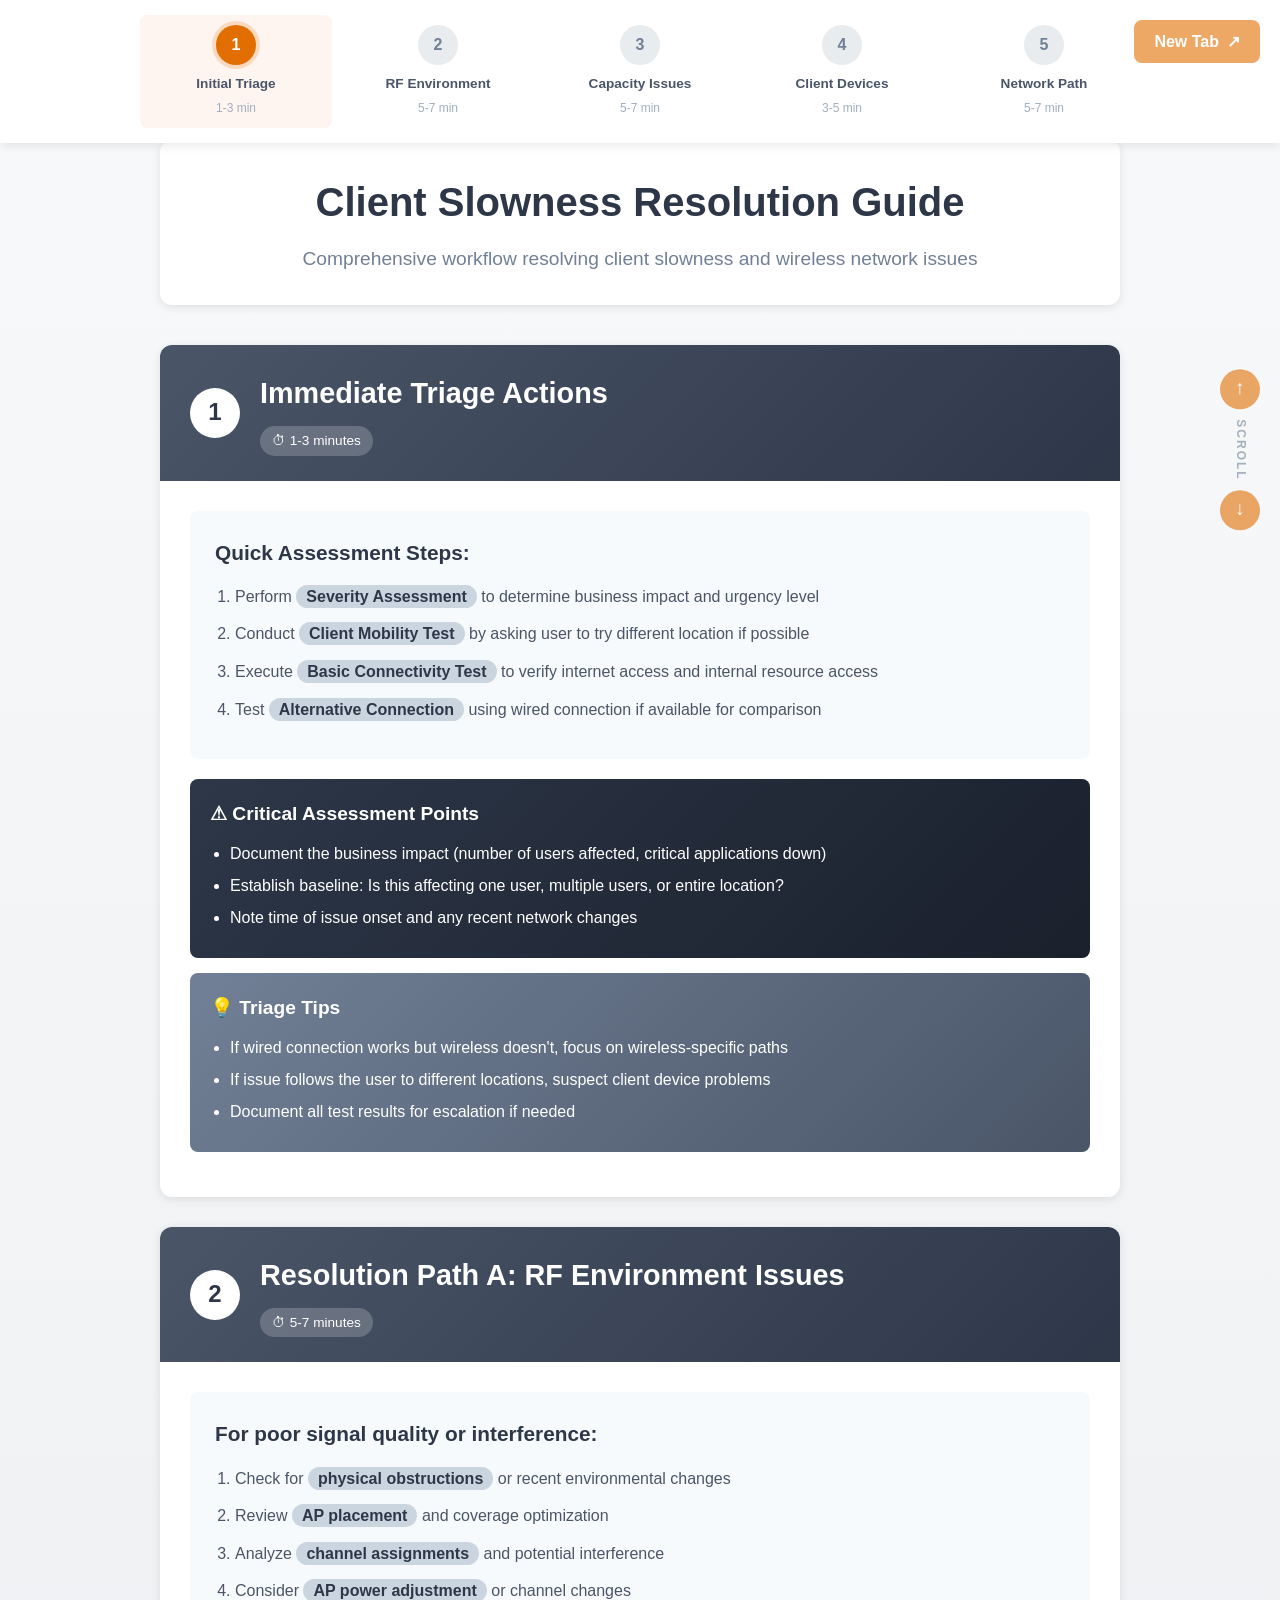
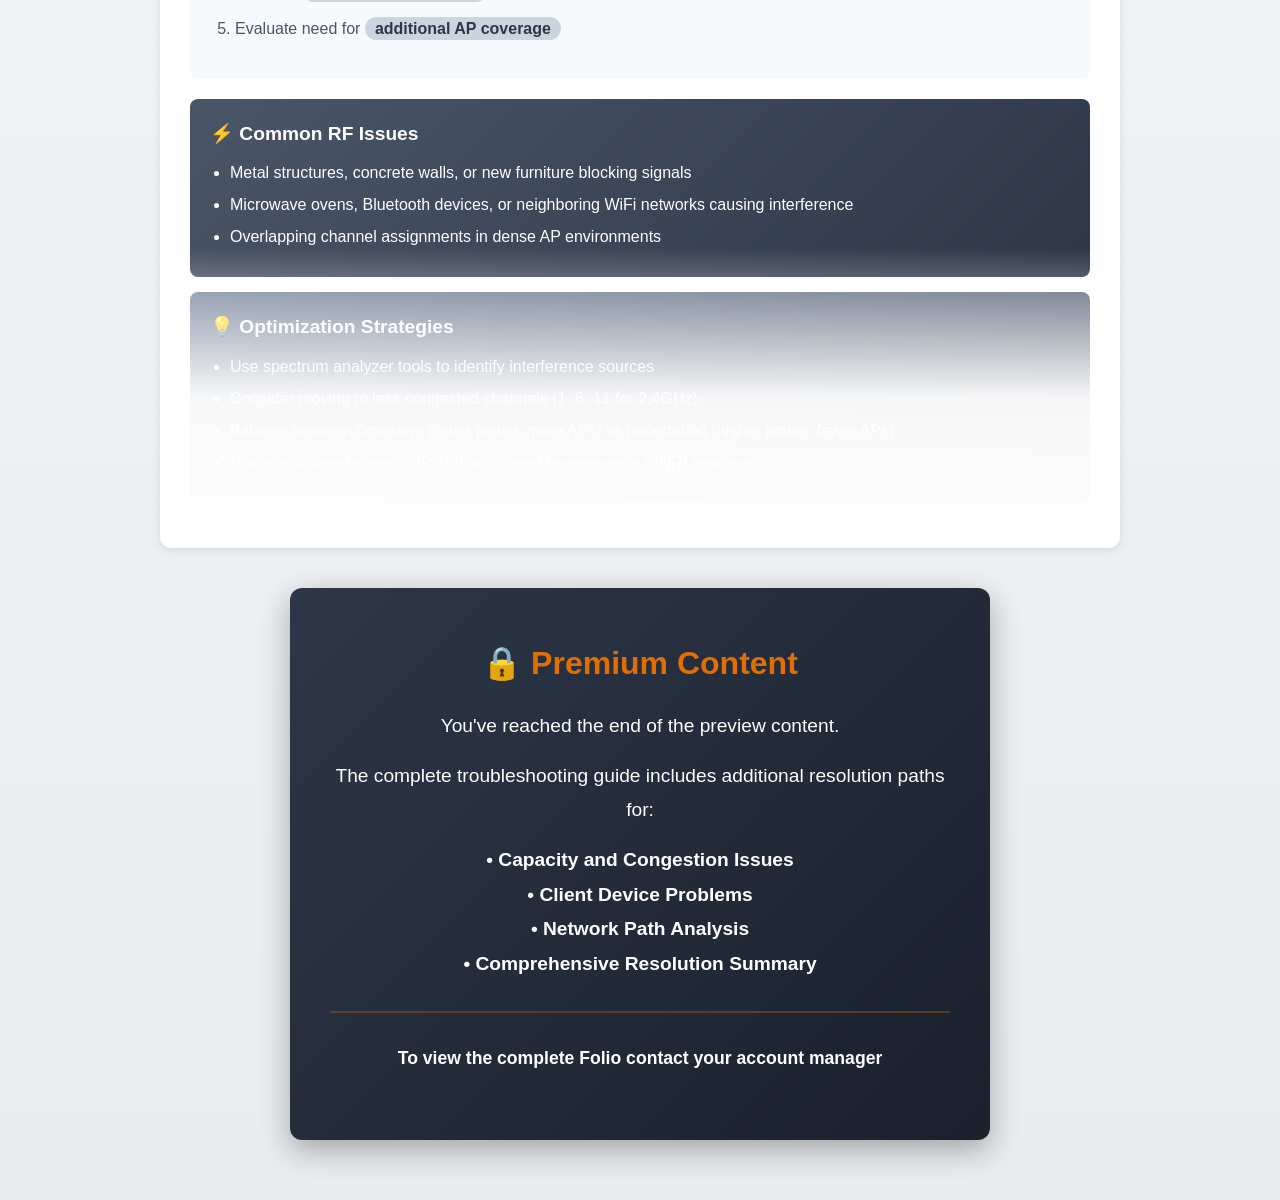
<file: junk/junktest/clientslowdia.html>
<!DOCTYPE html>
<html lang="en">
<head>
    <meta charset="UTF-8">
    <meta name="viewport" content="width=device-width, initial-scale=1.0">
    <title>Client Slowness Resolution Guide</title>
    <style>
        * {
            margin: 0;
            padding: 0;
            box-sizing: border-box;
        }

        body {
            font-family: 'Segoe UI', Tahoma, Geneva, Verdana, sans-serif;
            background: linear-gradient(to bottom, #f8f9fa, #e9ecef);
            color: #333;
            line-height: 1.6;
            padding-top: 120px;
        }

        .container {
            max-width: 1000px;
            margin: 0 auto;
            padding: 20px;
            position: relative;
        }

        /* Header */
        .header {
            text-align: center;
            margin-bottom: 40px;
            background: white;
            padding: 30px;
            border-radius: 12px;
            box-shadow: 0 2px 10px rgba(0,0,0,0.1);
        }

        .header h1 {
            font-size: 2.5em;
            color: #2d3748;
            margin-bottom: 10px;
        }

        .header p {
            font-size: 1.2em;
            color: #718096;
        }

        /* Progress Bar */
        .progress-container {
            position: fixed;
            top: 0;
            left: 0;
            right: 0;
            background: white;
            box-shadow: 0 2px 10px rgba(0,0,0,0.1);
            z-index: 1000;
            padding: 15px 20px;
        }

        .progress-bar {
            display: flex;
            justify-content: space-between;
            max-width: 1000px;
            margin: 0 auto;
            gap: 10px;
            overflow-x: auto;
            overflow-y: visible;
        }

        .progress-step {
            flex: 1;
            min-width: 120px;
            text-align: center;
            cursor: pointer;
            transition: all 0.3s ease;
            padding: 10px;
            border-radius: 8px;
            position: relative;
        }

        .progress-step:hover {
            background: #f7fafc;
            transform: translateY(-2px);
        }

        .progress-step.active {
            background: #fff5f0;
        }

        .step-circle {
            display: inline-flex;
            align-items: center;
            justify-content: center;
            width: 40px;
            height: 40px;
            border-radius: 50%;
            background: #e9ecef;
            color: #718096;
            font-weight: bold;
            margin-bottom: 8px;
            transition: all 0.3s ease;
        }

        .progress-step.active .step-circle {
            background: #e26e00;
            color: white;
            box-shadow: 0 0 0 4px rgba(226, 110, 0, 0.2);
        }

        .step-title {
            font-size: 0.85em;
            color: #4a5568;
            font-weight: 600;
            margin-bottom: 4px;
        }

        .step-time {
            font-size: 0.75em;
            color: #a0aec0;
        }

        /* New Tab Button */
        .new-tab-button {
            position: fixed;
            top: 20px;
            right: 20px;
            background: rgba(226, 110, 0, 0.6);
            color: white;
            border: none;
            padding: 12px 20px;
            border-radius: 8px;
            cursor: pointer;
            font-weight: 600;
            font-size: 1em;
            z-index: 1001;
            transition: all 0.3s ease;
            display: flex;
            align-items: center;
            gap: 8px;
        }

        .new-tab-button:hover {
            background: rgba(226, 110, 0, 0.8);
            transform: translateY(-2px);
            box-shadow: 0 4px 12px rgba(226, 110, 0, 0.3);
        }

        .new-tab-button.scrolled {
            padding: 12px;
        }

        .new-tab-button .button-text {
            display: inline;
        }

        .new-tab-button.scrolled .button-text {
            display: none;
        }

        /* Scroll Indicator */
        .scroll-indicator {
            position: fixed;
            right: 20px;
            top: 50%;
            transform: translateY(-50%);
            display: flex;
            flex-direction: column;
            align-items: center;
            gap: 10px;
            z-index: 900;
            opacity: 0.6;
            transition: opacity 0.3s ease;
        }

        .scroll-indicator:hover {
            opacity: 1;
        }

        .scroll-arrow {
            width: 40px;
            height: 40px;
            border-radius: 50%;
            background: #e26e00;
            color: white;
            display: inline-flex;
            align-items: center;
            justify-content: center;
            cursor: pointer;
            font-size: 1.2em;
            transition: all 0.3s ease;
        }

        .scroll-arrow:hover {
            transform: scale(1.1);
            box-shadow: 0 4px 12px rgba(226, 110, 0, 0.3);
        }

        .scroll-text {
            writing-mode: vertical-rl;
            text-orientation: mixed;
            font-size: 0.75em;
            font-weight: 600;
            color: #718096;
            letter-spacing: 2px;
        }

        /* Step Section */
        .step-section {
            background: white;
            border-radius: 12px;
            box-shadow: 0 2px 10px rgba(0,0,0,0.1);
            margin-bottom: 30px;
            overflow: hidden;
            scroll-margin-top: 90px;
        }

        .step-header {
            background: linear-gradient(135deg, #4a5568 0%, #2d3748 100%);
            color: white;
            padding: 25px 30px;
            display: flex;
            align-items: center;
            gap: 20px;
        }

        .step-number {
            display: inline-flex;
            align-items: center;
            justify-content: center;
            width: 50px;
            height: 50px;
            border-radius: 50%;
            background: white;
            color: #2d3748;
            font-size: 1.5em;
            font-weight: bold;
            flex-shrink: 0;
        }

        .step-header-content {
            flex: 1;
        }

        .step-header h2 {
            font-size: 1.8em;
            margin-bottom: 5px;
        }

        .time-badge {
            display: inline-block;
            background: rgba(255,255,255,0.2);
            padding: 4px 12px;
            border-radius: 20px;
            font-size: 0.85em;
            margin-top: 5px;
        }

        .step-content {
            padding: 30px;
        }

        /* Instructions */
        .instructions {
            background: #f7fafc;
            border-radius: 8px;
            padding: 25px;
            margin-bottom: 20px;
        }

        .instructions h3 {
            color: #2d3748;
            margin-bottom: 15px;
            font-size: 1.3em;
        }

        .instructions ol {
            margin-left: 20px;
        }

        .instructions li {
            margin-bottom: 12px;
            color: #4a5568;
            line-height: 1.6;
        }

        .highlight {
            background: #cbd5e0;
            padding: 3px 10px;
            border-radius: 12px;
            font-weight: 600;
            color: #2d3748;
            white-space: nowrap;
        }

        /* Info Boxes */
        .info-box {
            border-radius: 8px;
            padding: 20px;
            margin-bottom: 15px;
            color: white;
        }

        .info-box.critical {
            background: linear-gradient(135deg, #2d3748 0%, #1a202c 100%);
        }

        .info-box.warning {
            background: linear-gradient(135deg, #4a5568 0%, #2d3748 100%);
        }

        .info-box.info {
            background: linear-gradient(135deg, #718096 0%, #4a5568 100%);
        }

        .info-box h4 {
            font-size: 1.2em;
            margin-bottom: 12px;
            display: flex;
            align-items: center;
            gap: 10px;
        }

        .info-box ul {
            margin-left: 20px;
        }

        .info-box li {
            margin-bottom: 8px;
            line-height: 1.5;
        }

        /* Restricted Content Styles */
        .restricted-content {
            position: relative;
        }

        .restricted-content::after {
            content: '';
            position: absolute;
            bottom: 0;
            left: 0;
            right: 0;
            height: 300px;
            background: linear-gradient(to bottom, rgba(255,255,255,0) 0%, rgba(255,255,255,0.95) 50%, rgba(255,255,255,1) 100%);
            pointer-events: none;
        }

        .restricted-message {
            background: linear-gradient(135deg, #2d3748 0%, #1a202c 100%);
            color: white;
            border-radius: 12px;
            padding: 50px 40px;
            text-align: center;
            box-shadow: 0 10px 30px rgba(0,0,0,0.3);
            margin: 40px auto;
            max-width: 700px;
            position: relative;
            z-index: 10;
        }

        .restricted-message h2 {
            font-size: 2em;
            margin-bottom: 20px;
            color: #e26e00;
        }

        .restricted-message p {
            font-size: 1.2em;
            line-height: 1.8;
            margin-bottom: 15px;
        }

        .restricted-message .contact-text {
            font-size: 1.1em;
            font-weight: 600;
            margin-top: 30px;
            padding-top: 30px;
            border-top: 2px solid rgba(226, 110, 0, 0.3);
        }

        /* Summary Section */
        .summary {
            background: white;
            border-radius: 12px;
            box-shadow: 0 2px 10px rgba(0,0,0,0.1);
            padding: 40px;
            margin-top: 40px;
        }

        .summary h2 {
            text-align: center;
            color: #2d3748;
            font-size: 2em;
            margin-bottom: 30px;
        }

        .summary-grid {
            display: grid;
            grid-template-columns: repeat(auto-fit, minmax(250px, 1fr));
            gap: 20px;
            margin-bottom: 30px;
        }

        .summary-card {
            background: #f7fafc;
            border-radius: 8px;
            padding: 20px;
            border-left: 4px solid #e26e00;
        }

        .summary-card h3 {
            color: #2d3748;
            margin-bottom: 10px;
            font-size: 1.1em;
        }

        .summary-card p {
            color: #718096;
            font-size: 0.95em;
            line-height: 1.5;
        }

        .next-steps {
            background: linear-gradient(135deg, #e26e00 0%, #c55d00 100%);
            color: white;
            border-radius: 8px;
            padding: 25px;
            margin-top: 20px;
        }

        .next-steps h3 {
            font-size: 1.5em;
            margin-bottom: 15px;
        }

        .next-steps ul {
            margin-left: 20px;
        }

        .next-steps li {
            margin-bottom: 10px;
            line-height: 1.6;
        }

        /* Responsive Design */
        @media (max-width: 768px) {
            .header h1 {
                font-size: 2em;
            }

            .header p {
                font-size: 1em;
            }

            .step-header {
                flex-direction: column;
                text-align: center;
            }

            .step-header h2 {
                font-size: 1.5em;
            }

            .restricted-message {
                padding: 30px 20px;
            }

            .restricted-message h2 {
                font-size: 1.5em;
            }

            .restricted-message p {
                font-size: 1em;
            }
        }

        @media (max-width: 575px) {
            body {
                padding-top: 80px;
            }

            .progress-step {
                min-width: 40px;
                padding: 5px;
            }

            .step-title,
            .step-time {
                display: none;
            }

            .progress-step::before {
                content: attr(data-title);
                position: absolute;
                bottom: 100%;
                left: 50%;
                transform: translateX(-50%);
                background: #2d3748;
                color: white;
                padding: 8px 12px;
                border-radius: 6px;
                font-size: 0.85em;
                white-space: nowrap;
                opacity: 0;
                pointer-events: none;
                transition: opacity 0.3s ease;
                margin-bottom: 8px;
                z-index: 1002;
            }

            .progress-step:hover::before {
                opacity: 1;
            }

            .step-circle {
                width: 40px;
                height: 40px;
                margin-bottom: 0;
            }
        }
    </style>
</head>
<body>
    <!-- Progress Bar -->
    <div class="progress-container">
        <div class="progress-bar">
            <div class="progress-step" data-step="1" data-title="Initial Triage" onclick="scrollToStep(1)">
                <div class="step-circle">1</div>
                <div class="step-title">Initial Triage</div>
                <div class="step-time">1-3 min</div>
            </div>
            <div class="progress-step" data-step="2" data-title="RF Environment" onclick="scrollToStep(2)">
                <div class="step-circle">2</div>
                <div class="step-title">RF Environment</div>
                <div class="step-time">5-7 min</div>
            </div>
            <div class="progress-step" data-step="3" data-title="Capacity Issues" onclick="scrollToStep(3)">
                <div class="step-circle">3</div>
                <div class="step-title">Capacity Issues</div>
                <div class="step-time">5-7 min</div>
            </div>
            <div class="progress-step" data-step="4" data-title="Client Devices" onclick="scrollToStep(4)">
                <div class="step-circle">4</div>
                <div class="step-title">Client Devices</div>
                <div class="step-time">3-5 min</div>
            </div>
            <div class="progress-step" data-step="5" data-title="Network Path" onclick="scrollToStep(5)">
                <div class="step-circle">5</div>
                <div class="step-title">Network Path</div>
                <div class="step-time">5-7 min</div>
            </div>
        </div>
    </div>

    <!-- New Tab Button -->
    <button class="new-tab-button" onclick="openNewTab()">
        <span class="button-text">New Tab</span>
        <span>↗</span>
    </button>

    <!-- Scroll Indicator -->
    <div class="scroll-indicator">
        <div class="scroll-arrow" onclick="scrollToTop()">↑</div>
        <div class="scroll-text">SCROLL</div>
        <div class="scroll-arrow" onclick="scrollToBottom()">↓</div>
    </div>

    <div class="container">
        <!-- Header -->
        <div class="header">
            <h1>Client Slowness Resolution Guide</h1>
            <p>Comprehensive workflow resolving client slowness and wireless network issues</p>
        </div>

        <!-- Step 1: Immediate Triage -->
        <div class="step-section" data-step="1">
            <div class="step-header">
                <div class="step-number">1</div>
                <div class="step-header-content">
                    <h2>Immediate Triage Actions</h2>
                    <span class="time-badge">⏱ 1-3 minutes</span>
                </div>
            </div>
            <div class="step-content">
                <div class="instructions">
                    <h3>Quick Assessment Steps:</h3>
                    <ol>
                        <li>Perform <span class="highlight">Severity Assessment</span> to determine business impact and urgency level</li>
                        <li>Conduct <span class="highlight">Client Mobility Test</span> by asking user to try different location if possible</li>
                        <li>Execute <span class="highlight">Basic Connectivity Test</span> to verify internet access and internal resource access</li>
                        <li>Test <span class="highlight">Alternative Connection</span> using wired connection if available for comparison</li>
                    </ol>
                </div>

                <div class="info-box critical">
                    <h4>⚠ Critical Assessment Points</h4>
                    <ul>
                        <li>Document the business impact (number of users affected, critical applications down)</li>
                        <li>Establish baseline: Is this affecting one user, multiple users, or entire location?</li>
                        <li>Note time of issue onset and any recent network changes</li>
                    </ul>
                </div>

                <div class="info-box info">
                    <h4>💡 Triage Tips</h4>
                    <ul>
                        <li>If wired connection works but wireless doesn't, focus on wireless-specific paths</li>
                        <li>If issue follows the user to different locations, suspect client device problems</li>
                        <li>Document all test results for escalation if needed</li>
                    </ul>
                </div>
            </div>
        </div>

        <!-- Step 2: RF Environment Issues -->
        <div class="step-section restricted-content" data-step="2">
            <div class="step-header">
                <div class="step-number">2</div>
                <div class="step-header-content">
                    <h2>Resolution Path A: RF Environment Issues</h2>
                    <span class="time-badge">⏱ 5-7 minutes</span>
                </div>
            </div>
            <div class="step-content">
                <div class="instructions">
                    <h3>For poor signal quality or interference:</h3>
                    <ol>
                        <li>Check for <span class="highlight">physical obstructions</span> or recent environmental changes</li>
                        <li>Review <span class="highlight">AP placement</span> and coverage optimization</li>
                        <li>Analyze <span class="highlight">channel assignments</span> and potential interference</li>
                        <li>Consider <span class="highlight">AP power adjustment</span> or channel changes</li>
                        <li>Evaluate need for <span class="highlight">additional AP coverage</span></li>
                    </ol>
                </div>

                <div class="info-box warning">
                    <h4>⚡ Common RF Issues</h4>
                    <ul>
                        <li>Metal structures, concrete walls, or new furniture blocking signals</li>
                        <li>Microwave ovens, Bluetooth devices, or neighboring WiFi networks causing interference</li>
                        <li>Overlapping channel assignments in dense AP environments</li>
                    </ul>
                </div>

                <div class="info-box info">
                    <h4>💡 Optimization Strategies</h4>
                    <ul>
                        <li>Use spectrum analyzer tools to identify interference sources</li>
                        <li>Consider moving to less congested channels (1, 6, 11 for 2.4GHz)</li>
                        <li>Balance between coverage (lower power, more APs) vs penetration (higher power, fewer APs)</li>
                        <li>Document signal strength (RSSI) and signal-to-noise ratio (SNR) readings</li>
                    </ul>
                </div>
            </div>
        </div>

        <!-- Restricted Message -->
        <div class="restricted-message">
            <h2>🔒 Premium Content</h2>
            <p>You've reached the end of the preview content.</p>
            <p>The complete troubleshooting guide includes additional resolution paths for:</p>
            <p><strong>• Capacity and Congestion Issues<br>
            • Client Device Problems<br>
            • Network Path Analysis<br>
            • Comprehensive Resolution Summary</strong></p>
            <p class="contact-text">To view the complete Folio contact your account manager</p>
        </div>
    </div>

    <script>
        let isManualNavigation = false;
        let scrollTimeout;

        // Scroll to specific step
        function scrollToStep(stepNumber) {
            // Limit navigation to steps 1 and 2 only
            if (stepNumber > 2) {
                return;
            }
            
            isManualNavigation = true;
            const section = document.querySelector(`.step-section[data-step="${stepNumber}"]`);
            if (section) {
                const headerOffset = 100;
                const elementPosition = section.getBoundingClientRect().top;
                const offsetPosition = elementPosition + window.pageYOffset - headerOffset;

                window.scrollTo({
                    top: offsetPosition,
                    behavior: 'smooth'
                });
                
                updateProgressBar(stepNumber);
                
                // Reset manual navigation flag after scroll completes
                setTimeout(() => {
                    isManualNavigation = false;
                }, 1000);
            }
        }

        // Update progress bar active state
        function updateProgressBar(activeStep) {
            const steps = document.querySelectorAll('.progress-step');
            steps.forEach(step => {
                const stepNum = parseInt(step.getAttribute('data-step'));
                if (stepNum === activeStep) {
                    step.classList.add('active');
                } else {
                    step.classList.remove('active');
                }
            });
        }

        // Better scroll tracking that checks which section is most visible
        function checkActiveSection() {
            if (isManualNavigation) return;

            const sections = document.querySelectorAll('.step-section');
            const scrollPosition = window.scrollY + 150; // Account for fixed header
            
            let currentSection = 1;
            
            sections.forEach(section => {
                const sectionTop = section.offsetTop;
                const sectionHeight = section.offsetHeight;
                
                if (scrollPosition >= sectionTop && scrollPosition < sectionTop + sectionHeight) {
                    currentSection = parseInt(section.getAttribute('data-step'));
                }
            });
            
            updateProgressBar(currentSection);
        }

        // Throttled scroll event
        window.addEventListener('scroll', () => {
            clearTimeout(scrollTimeout);
            scrollTimeout = setTimeout(checkActiveSection, 50);
            
            // Handle new tab button scroll effect
            const button = document.querySelector('.new-tab-button');
            if (window.scrollY > 100) {
                button.classList.add('scrolled');
            } else {
                button.classList.remove('scrolled');
            }
        });

        // New tab button functionality
        function openNewTab() {
            window.open(window.location.href, '_blank');
        }

        // Scroll indicator functions
        function scrollToTop() {
            window.scrollTo({ top: 0, behavior: 'smooth' });
        }

        function scrollToBottom() {
            window.scrollTo({ top: document.body.scrollHeight, behavior: 'smooth' });
        }

        // Initialize progress bar on load
        window.addEventListener('load', () => {
            checkActiveSection();
        });
    </script>
</body>
</html>
</file>
